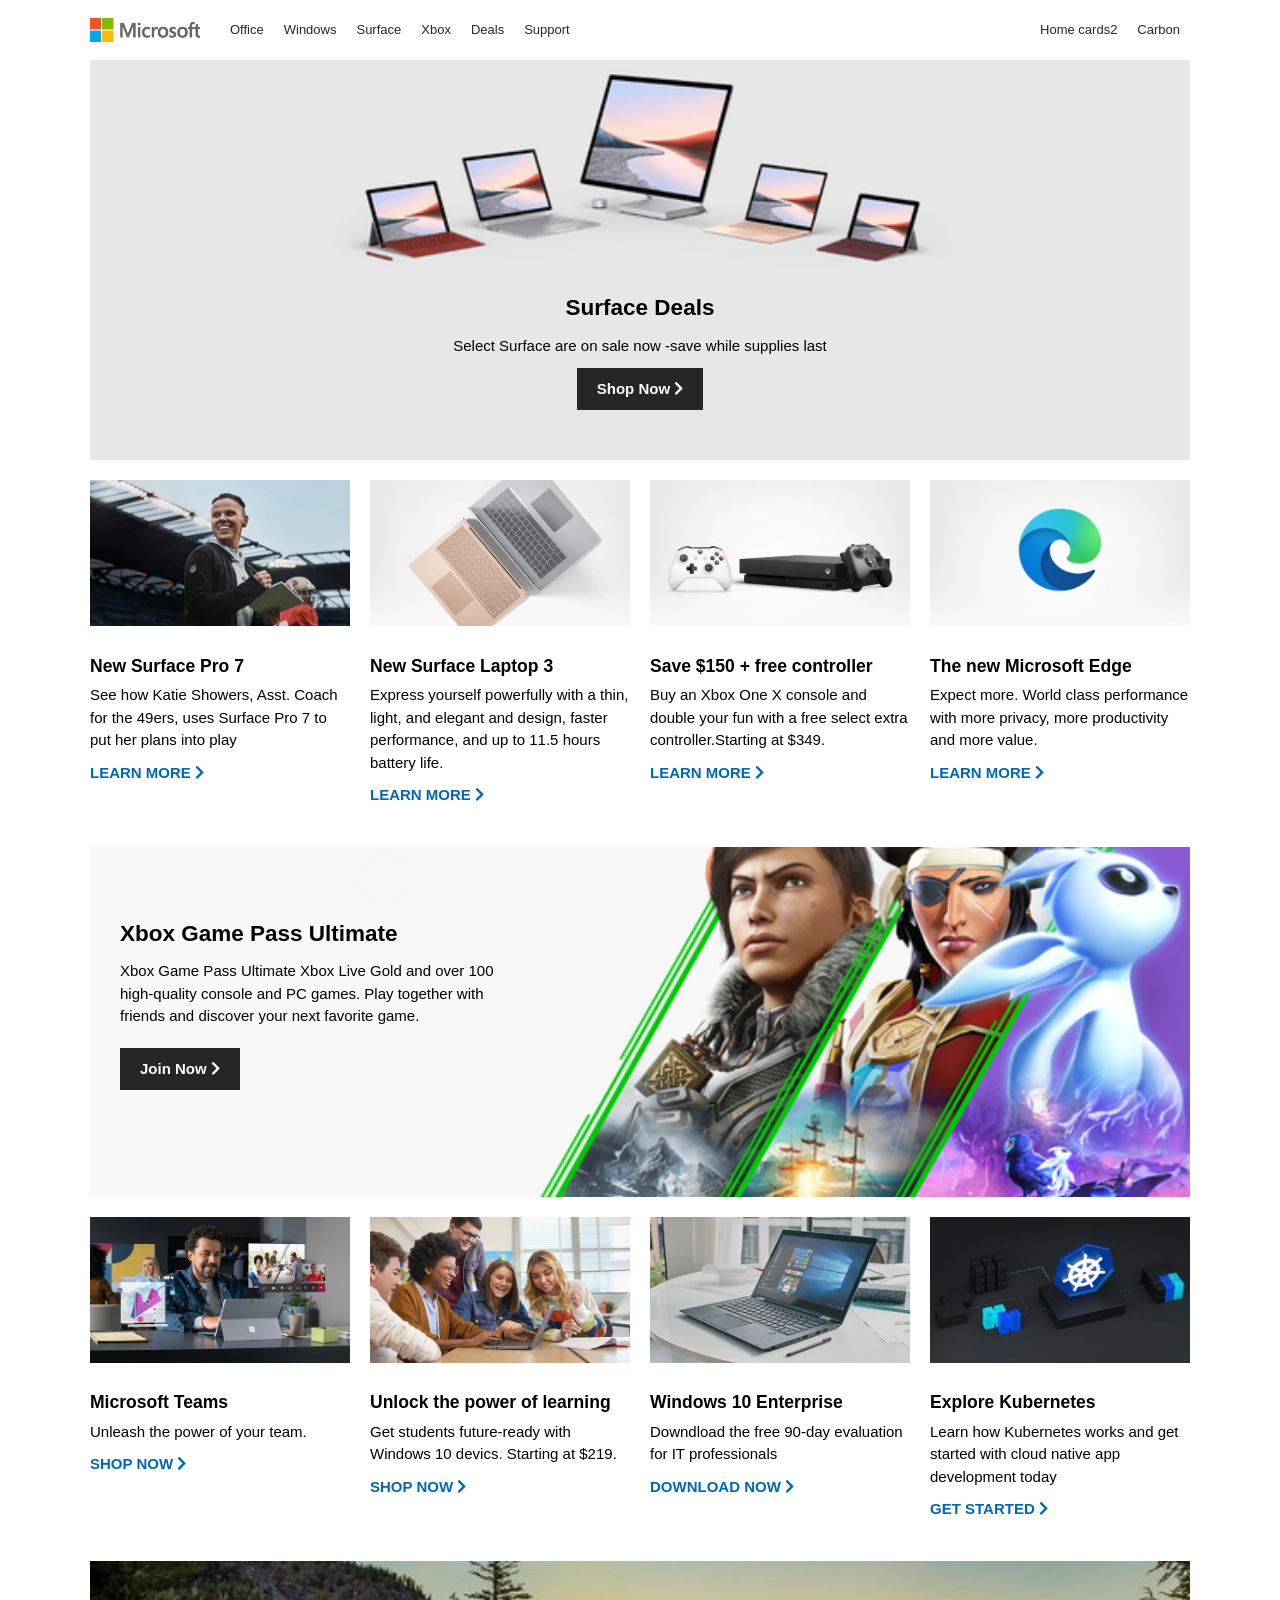
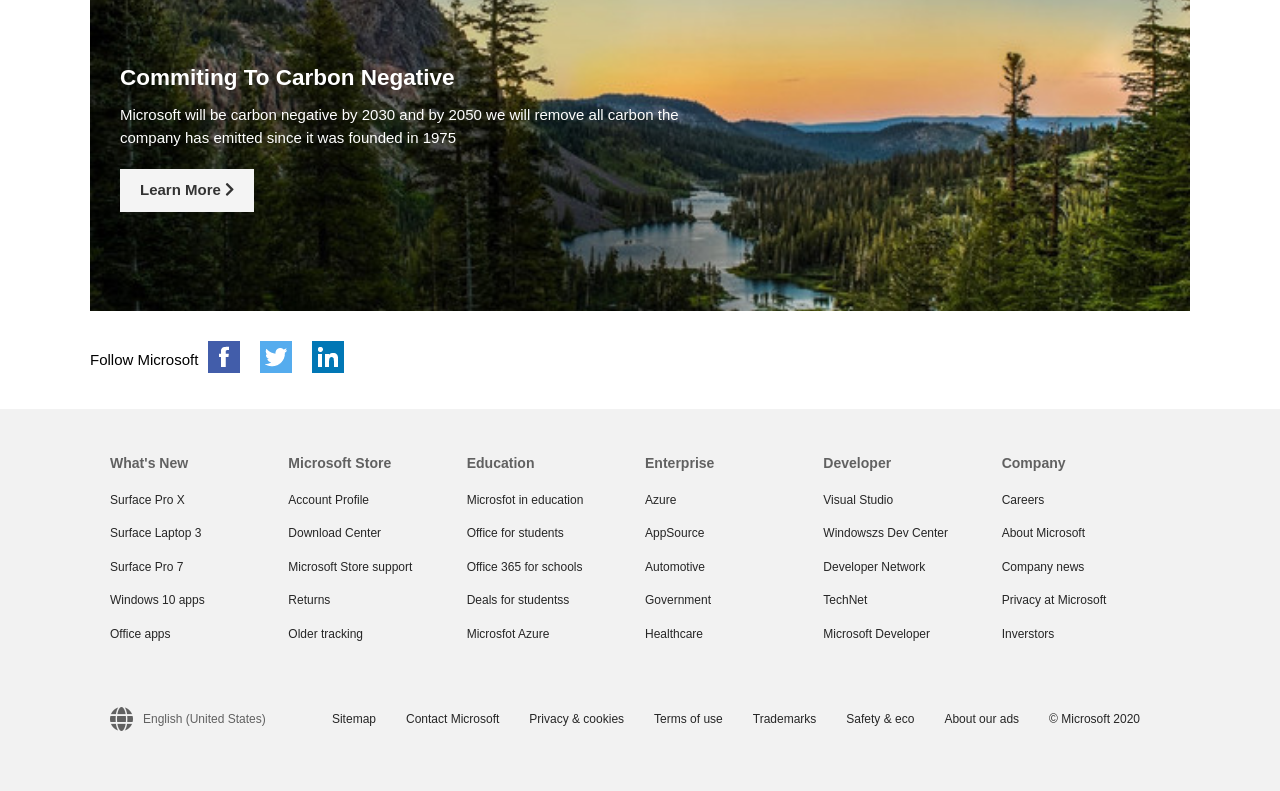
<file: w8/w7/w7/index.html>
<!DOCTYPE html>
<html lang="en">
<head>
    <meta charset="UTF-8">
    <meta name="viewport" content="width=device-width, initial-scale=1.0">
    <!--cdn font-awesome-->
    <link rel="stylesheet" href="https://cdnjs.cloudflare.com/ajax/libs/font-awesome/5.15.1/css/all.min.css" integrity="sha512-+4zCK9k+qNFUR5X+cKL9EIR+ZOhtIloNl9GIKS57V1MyNsYpYcUrUeQc9vNfzsWfV28IaLL3i96P9sdNyeRssA==" crossorigin="anonymous" />
    <link rel="stylesheet" href="style.css" />
    <title>Microsoft Clone</title>
</head>
<body>
    <div class="menu-btn">
        <i class="fas fa-bars fa-2x"></i>
    </div>
    <div class="container">
    <!-- Nav -->
    <div class="main-nav">
      <img src="./ms_img/img/logo.png" alt="Microsoft" class="logo">
      <ul class="main-menu">
      <li> 
          <a href="#">Office</a> 
      </li>
      <li> 
          <a href="">Windows</a> 
      </li>
      <li> 
          <a href="#surface">Surface</a> 
      </li>
      <li> 
          <a href="#Xbox">Xbox</a> 
      </li>
      <li> 
          <a href="">Deals</a>
      </li>
      <li> 
          <a href="">Support</a> 
      </li>
  </ul>
  <ul class="right-menu">
      <li>
          <a href="#home-cards-2section">Home cards2</a>
      </li>
      <li>
          <a href="#carbon">Carbon</a>
      </li>
  </ul>
    </div>
        <!--Showcase-->
        <header class="showcase">
            <h2>Surface Deals</h2>
            <P>Select Surface are on sale now -save while supplies last</P>
            <a href="#" class="btn">
                Shop Now <i class="fas fa-chevron-right"></i>
            </a>
        </header>
        <!--Hone card 1-->
        <section class="home-cards">
            <div>
                <img src="./ms_img/img/card1.png" alt="">
                <h3>New Surface Pro 7</h3>
                <P>See how Katie Showers, Asst. Coach for the 49ers, uses Surface Pro 7 to put her plans into play</P>
                <a href="#">
                    LEARN MORE <i class="fas fa-chevron-right"></i>
                </a>
            </div>
            <div>
                <img src="./ms_img/img/card2.png" alt="">
                <h3>New Surface Laptop 3</h3>
                <P>Express yourself powerfully with a thin, light, and elegant and design, faster performance, and up to 11.5 hours battery life.</P>
                <a href="#">
                    LEARN MORE <i class="fas fa-chevron-right"></i>
                </a>
            </div>
            <div>
                <img src="./ms_img/img/card3.png" alt="">
                <h3>Save $150 + free controller</h3>
                <P>Buy an Xbox One X console and double your fun with a free select extra controller.Starting at $349.</P>
                <a href="#">
                    LEARN MORE <i class="fas fa-chevron-right"></i>
                </a>
            </div>
            <div>
                <img src="./ms_img/img/card4.png" alt="">
                <h3>The new Microsoft Edge</h3>
                <P>Expect more. World class performance with more privacy, more productivity and more value.</P>
                <a href="#">
                    LEARN MORE <i class="fas fa-chevron-right"></i>
                </a>
            </div>
        </section>

        <!--Xbox-->
        <section class="xbox">
            <div class="content">
                <h2>Xbox Game Pass Ultimate</h2>
                <p>Xbox Game Pass Ultimate Xbox Live Gold and over 100 high-quality
                console and PC games. Play together with friends and discover your
                next favorite game.</p>
                <a href="#" class="btn">
                Join Now <i class="fas fa-chevron-right"></i>
                </a>
            </div>
        </section>
        <!--Home card 2-->
        <section class="home-cards">
            <div>
                <img src="./ms_img/img/card5.png" alt="">
                <h3>Microsoft Teams</h3>
                <P>Unleash the power of your team.</P>
                <a href="#">
                    SHOP NOW <i class="fas fa-chevron-right"></i>
                </a>
            </div>
            <div>
                <img src="./ms_img/img/card6.jpg" alt="">
                <h3>Unlock the power of learning</h3>
                <P>Get students future-ready with Windows 10 devics. Starting at $219.</P>
                <a href="#">
                    SHOP NOW <i class="fas fa-chevron-right"></i>
                </a>
            </div>
            <div>
                <img src="./ms_img/img/card7.png" alt="">
                <h3>Windows 10 Enterprise</h3>
                <P>Downdload the free 90-day evaluation for IT professionals</P>
                <a href="#">
                    DOWNLOAD NOW <i class="fas fa-chevron-right"></i>
                </a>
            </div>
            <div>
                <img src="./ms_img/img/card8.png" alt="">
                <h3>Explore Kubernetes</h3>
                <P>Learn how Kubernetes works and get started with cloud native app development today</P>
                <a href="#">
                    GET STARTED <i class="fas fa-chevron-right"></i>
                </a>
            </div>
        </section>
    
        <!-- Carbon -->
        <section class="carbon dark">
            <div class="content">
              <h2>Commiting To Carbon Negative</h2>
              <p>Microsoft will be carbon negative by 2030 and by 2050 we will remove
                all carbon the company has emitted since it was founded in 1975</p>
                <a href="#" class="btn">
                  Learn More <i class="fas fa-chevron-right"></i>
                </a>
            </div>
          </section>
          <!-- Follow -->
          <section class="follow">
            <p>Follow Microsoft</p>
            <a href="https://facebook.com">
              <img src="./ms_img/img/social-fb.png" alt="Facebook">
            </a>
            <a href="https://twitter.com">
              <img src="./ms_img/img/social-twitter.png" alt="Twitter">
            </a>
            <a href="https://linkedin.com">
              <img src="./ms_img/img/social-linkedin.png" alt="Linkedin">
            </a>
          </section>
        </div>
    </div>
    <!-- Links -->
    <section class="links">
    <div class="links-inner">
      <ul>
        <li><h3>What's New</h3></li>
        <li><a href="#">Surface Pro X</a></li>
        <li><a href="#">Surface Laptop 3</a></li>
        <li><a href="#">Surface Pro 7</a></li>
        <li><a href="#">Windows 10 apps</a></li>
        <li><a href="#">Office apps</a></li>
      </ul>
      <ul>
        <li><h3>Microsoft Store</h3></li>
        <li><a href="#">Account Profile</a></li>
        <li><a href="#">Download Center</a></li>
        <li><a href="#">Microsoft Store support</a></li>
        <li><a href="#">Returns</a></li>
        <li><a href="#">Older tracking</a></li>
      </ul>
      <ul>
        <li><h3>Education</h3></li>
        <li><a href="#">Microsfot in education</a></li>
        <li><a href="#">Office for students</a></li>
        <li><a href="#">Office 365 for schools</a></li>
        <li><a href="#">Deals for studentss</a></li>
        <li><a href="#">Microsfot Azure</a></li>
      </ul>
      <ul>
        <li><h3>Enterprise</h3></li>
        <li><a href="#">Azure</a></li>
        <li><a href="#">AppSource</a></li>
        <li><a href="#">Automotive</a></li>
        <li><a href="#">Government</a></li>
        <li><a href="#">Healthcare</a></li>
      </ul>
      <ul>
        <li><h3>Developer</h3></li>
        <li><a href="#">Visual Studio</a></li>
        <li><a href="#">Windowszs Dev Center</a></li>
        <li><a href="#">Developer Network</a></li>
        <li><a href="#">TechNet</a></li>
        <li><a href="#">Microsoft Developer</a></li>
      </ul>
      <ul>
        <li><h3>Company</h3></li>
        <li><a href="#">Careers</a></li>
        <li><a href="#">About Microsoft</a></li>
        <li><a href="#">Company news</a></li>
        <li><a href="#">Privacy at Microsoft</a></li>
        <li><a href="#">Inverstors</a></li>
      </ul>
    </div>
    </section>
    <!-- Footer -->
    <footer class="footer">
    <div class="footer-inner">
      <div><i class="fas fa-globe fa-2x"></i> English (United States)</div>
      <ul>
        <li><a href="#">Sitemap</a></li>
      <li><a href="#">Contact Microsoft</a></li>
      <li><a href="#">Privacy & cookies</a></li>
      <li><a href="#">Terms of use</a></li>
      <li><a href="#">Trademarks</a></li>
      <li><a href="#">Safety & eco</a></li>
      <li><a href="#">About our ads</a></li>
      <li><a href="#">&copy; Microsoft 2020</a></li>
      </ul>
    </div>
    </footer>
    <script src="script.js"></script>
</body>
</html>
</file>
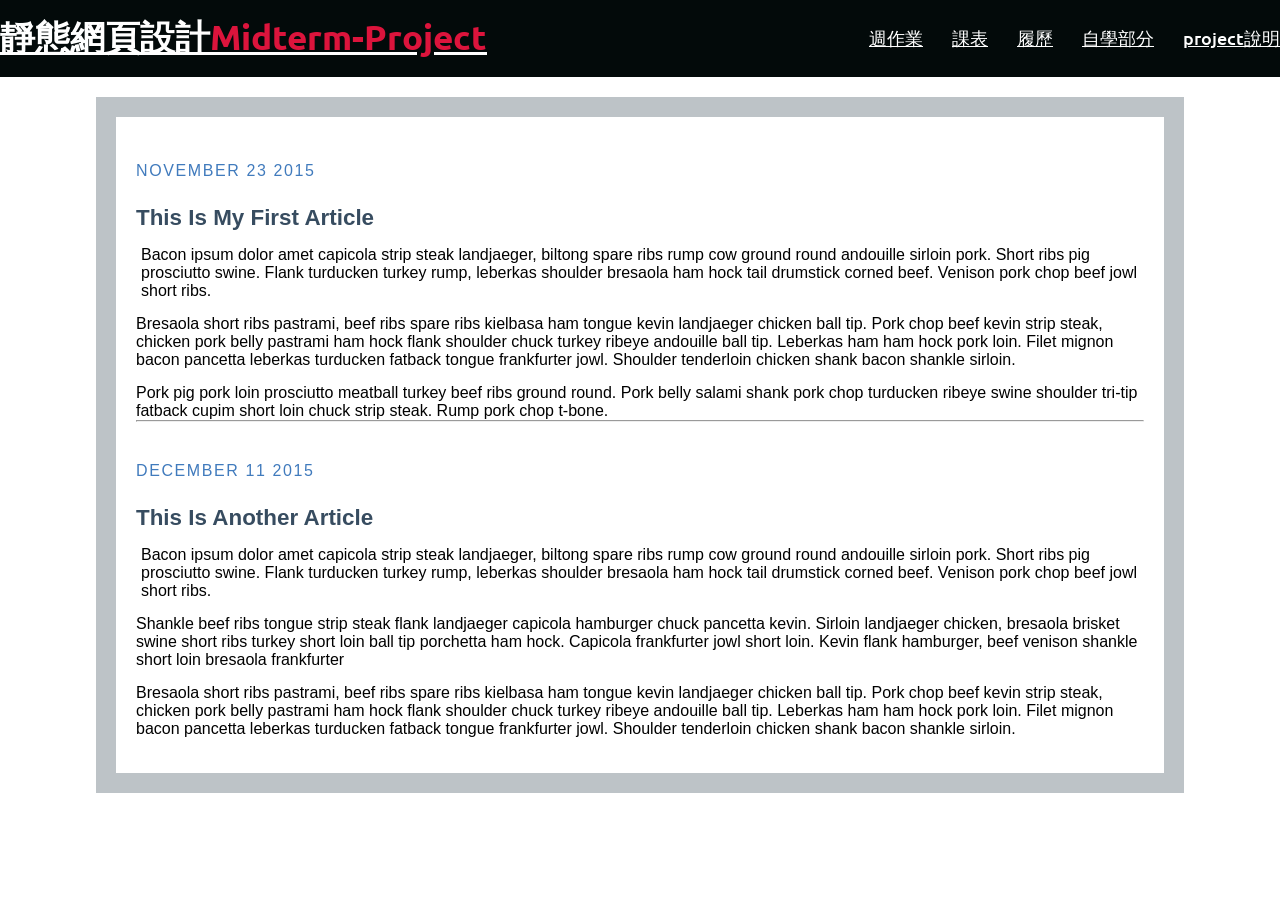
<file: w2 blog/blog.html>
<!DOCTYPE html>
<html>
  <head>
    <title>My Blog</title>
    <link rel="stylesheet" type="text/css" href="./blog.css" />
    <link
    href="http://fonts.googleapis.com/css?family=Source+Sans+Pro:400,700,400italic|Source+Code+Pro:400,700"
    rel="stylesheet"
    type="text/css"
  />
  </head>
  <body>
    <nav class="navbar">
      <div class="width">
        <div class="logo"><a href="../index.html">靜態網頁設計<span>Midterm-Project</span></a></div>
        <ul class="menu">
          <li><a href="#"> 週作業</a>
            <ul>
              <li><a href="../w1 intro/W1 INTRO.html"> W1: Introducction</a></li>
              <li><a href="../w1 poke/pokeman.html"> W1: Pokemon</a></li>
              <li><a href="../w2 IG/image.html"> W2: Image Gallery</a></li>
              <li><a href="./blog.html"> W2: Blog</a></li>
              <li><a href="../w3 div/div.html"> W3: Div</a></li>
              <li><a href="../w3 divtku/divtku60.html"> W3: Div tku_60</a></li>
              <li><a href="../w4/divtku60.html"> W4: Div tku_60+js</a></li>
              <li><a href="../w5/NAVBAR.HTML"> W5: Bootstrap</a></li>
              <li><a href="../w8/nav.html"> w6~8</a></li>
            </ul>
        </li>
          <li><a href="../p1/myclass_028.html"> 課表</a></li>
          <li><a href="../CV/index.html"> 履歷</a></li>

          <li><a href="../index.html#ref"> 自學部分</a></li>
          <li><a href="../index.html#rg"> project說明</a></li>
        </ul>
      </div>
    </nav>
    <div class="body1">
    <div class="post">
      <div class="date">November 23 2015</div>
      <h2>This Is My First Article</h2>
      <p class="quote">
        Bacon ipsum dolor amet capicola strip steak landjaeger, biltong spare
        ribs rump cow ground round andouille sirloin pork. Short ribs pig
        prosciutto swine. Flank turducken turkey rump, leberkas shoulder
        bresaola ham hock tail drumstick corned beef. Venison pork chop beef
        jowl short ribs.
      </p>

      <p class="post-info">
        Bresaola short ribs pastrami, beef ribs spare ribs kielbasa ham tongue
        kevin landjaeger chicken ball tip. Pork chop beef kevin strip steak,
        chicken pork belly pastrami ham hock flank shoulder chuck turkey ribeye
        andouille ball tip. Leberkas ham ham hock pork loin. Filet mignon bacon
        pancetta leberkas turducken fatback tongue frankfurter jowl. Shoulder
        tenderloin chicken shank bacon shankle sirloin.
      </p>

      <p class="post-info">
        Pork pig pork loin prosciutto meatball turkey beef ribs ground round.
        Pork belly salami shank pork chop turducken ribeye swine shoulder
        tri-tip fatback cupim short loin chuck strip steak. Rump pork chop
        t-bone.
      </p>
      <hr />
    </div>

    <div class="post">
      <div class="date">December 11 2015</div>
      <h2>This Is Another Article</h2>

      <p class="quote">
        Bacon ipsum dolor amet capicola strip steak landjaeger, biltong spare
        ribs rump cow ground round andouille sirloin pork. Short ribs pig
        prosciutto swine. Flank turducken turkey rump, leberkas shoulder
        bresaola ham hock tail drumstick corned beef. Venison pork chop beef
        jowl short ribs.
      </p>

      <p class="post-info">
        Shankle beef ribs tongue strip steak flank landjaeger capicola hamburger
        chuck pancetta kevin. Sirloin landjaeger chicken, bresaola brisket swine
        short ribs turkey short loin ball tip porchetta ham hock. Capicola
        frankfurter jowl short loin. Kevin flank hamburger, beef venison shankle
        short loin bresaola frankfurter
      </p>

      <p class="post-info">
        Bresaola short ribs pastrami, beef ribs spare ribs kielbasa ham tongue
        kevin landjaeger chicken ball tip. Pork chop beef kevin strip steak,
        chicken pork belly pastrami ham hock flank shoulder chuck turkey ribeye
        andouille ball tip. Leberkas ham ham hock pork loin. Filet mignon bacon
        pancetta leberkas turducken fatback tongue frankfurter jowl. Shoulder
        tenderloin chicken shank bacon shankle sirloin.
      </p>
    </div>
  </div>
  </body>
</html>
</file>
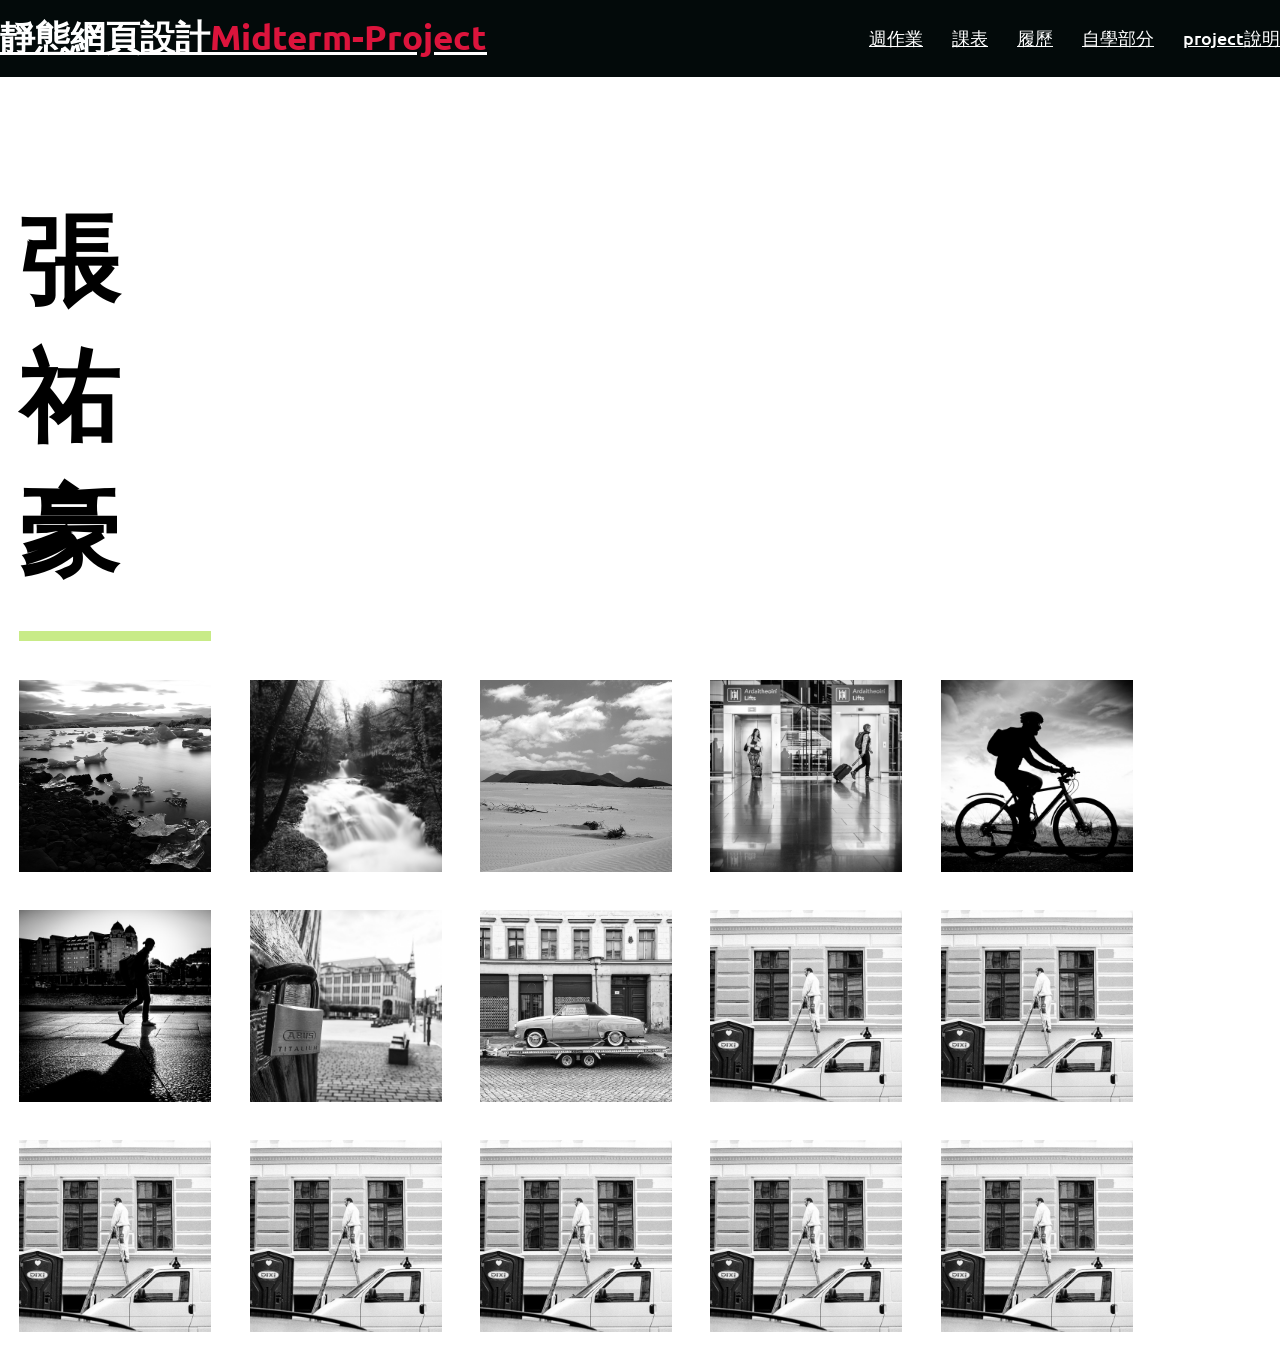
<file: w2 IG/image.html>
<!DOCTYPE html>
<html lang="en">
  <head>
    <meta charset="UTF-8" />
    <meta name="viewport" content="width=device-width, initial-scale=1.0" />
    <title>Image Gallery</title>
    <link rel="stylesheet" href="./imgGallery.css" />
  </head>
  <body>
    <nav class="navbar">
      <div class="width">
        <div class="logo"><a href="../index.html">靜態網頁設計<span>Midterm-Project</span></a></div>
        <ul class="menu">
          <li><a href="#"> 週作業</a>
            <ul>
              <li><a href="../w1 intro/W1 INTRO.html"> W1: Introducction</a></li>
              <li><a href="../w1 poke/pokeman.html"> W1: Pokemon</a></li>
              <li><a href="./image.html"> W2: Image Gallery</a></li>
              <li><a href="../w2 blog/blog.html"> W2: Blog</a></li>
              <li><a href="../w3 div/div.html"> W3: Div</a></li>
              <li><a href="../w3 divtku/divtku60.html"> W3: Div tku_60</a></li>
              <li><a href="../w4/divtku60.html"> W4: Div tku_60+js</a></li>
              <li><a href="../w5/NAVBAR.HTML"> W5: Bootstrap</a></li>
              <li><a href="../w8/nav.html"> w6~8</a></li>
            </ul>
        </li>
          <li><a href="../p1/myclass_028.html"> 課表</a></li>
          <li><a href="../CV/index.html"> 履歷</a></li>

          <li><a href="../index.html#ref"> 自學部分</a></li>
          <li><a href="../index.html#rg"> project說明</a></li>
        </ul>
      </div>
    </nav>
    <p>張祐豪</p>
    <div id="id909410028">
      <img src="./img1.jpg" alt="" />
      <img src="./img2.jpg" alt="" />
      <img src="./img3.jpg" alt="" />
      <img src="./img4.jpg" alt="" />
      <img src="./img5.jpg" alt="" />
      <img src="./img6.jpg" alt="" />
      <img src="./img7.jpg" alt="" />
      <img src="./img8.jpg" alt="" />
      <img src="./img9.jpg" alt="" />
      <img src="./img9.jpg" alt="" />
      <img src="./img9.jpg" alt="" />
      <img src="./img9.jpg" alt="" />
      <img src="./img9.jpg" alt="" />
      <img src="./img9.jpg" alt="" />
      <img src="./img9.jpg" alt="" />
    </div>
  </body>
</html>
</file>
<file: w8/w7/w7/style.css>
* {
  padding: 0;
  margin: 0;
  box-sizing: border-box;
}

body {
  font-family:'Segoe UI', Tahoma, Geneva, Verdana, sans-serif;
  background-color: #fff;
  color: black;
  font-size: 15px;
  line-height: 1.5;
}

a {
  text-decoration: none;
  color: #262626;
}

ul {
  list-style: none;
}

.container {
  width: 90% ;
  max-width: 1100px;
  margin: auto;
}


/* Nav */

.main-nav {
  display: flex;
  justify-content: space-between;
  align-items: center;
  height: 60px;
  padding: 20px 0;
  font-size: 13px;
}

.main-nav .logo{
  width: 110px;
}

.main-nav ul {
  display: flex;
}

.main-nav ul li{
  padding: 0 10px; /*字的間距*/
}

.main-nav ul li a{
  padding-bottom: 2px;
}

.main-nav ul li a:hover{
  border-bottom: 2px solid #262626;
}

.main-nav ul.main-menu{
  flex: 1;
  margin-left: 20px;
}

.menu-btn{
  cursor: pointer;
  position: absolute;
  top: 20px;
  right: 30px;
  z-index: 2;
  display: none;
}

.btn{
  cursor: pointer;
  display: inline-block;
  border: 0;
  font-weight: bold;
  padding:10px 20px;
  background: #262626;
  color: #fff;
  font-size: 15px;
}

.btn:hover{
  opacity: 0.9;
}

.dark{
  color: #fff;
}

.dark .btn{
  background: #f4f4f4;
  color: #333333;
}

/* Showcase */

.showcase {
  width: 100%;
  height: 400px;
  background: url('./ms_img/img/slide1.png') no-repeat center center/cover;
  display: flex;
  flex-direction: column;
  align-items: center;
  text-align: center;
  justify-content: flex-end;
  margin-bottom: 20px;
  padding: 50px;
}

.showcase h2,
.showcase p{
  margin-bottom: 10px;
}

.btn{
  cursor: pointer;
  display: inline-block;
  border: 0;
  font-weight: bold;
  padding: 10px 20px;
  background-color: #262626;
  color: #fff;
  font-size: 15px;
}

.btn:hover{
  opacity: 0.8;
}

/* Home cards */

.home-cards{
  display: grid;
  grid-template-columns: repeat(4 ,1fr);
  grid-gap: 20px;
  margin-bottom: 40px;
}

.home-cards img{
  width: 100%;
  margin-bottom: 20px;
}

.home-cards h3{
  margin-bottom: 5px;
}

.home-cards a{
  display: inline-block;
  padding-top: 10px;
  color: #0067b8;
  font-weight: bold;
  text-transform: uppercase;
  background-color: #fff;
  margin-left: 0px;
}
/* 考試會考 */
@media (max-width: 700px){
  .home-cards{
      grid-template-columns: repeat(2 ,1fr);
  }
}

@media (max-width: 500px){
  .home-cards{
      grid-template-columns: repeat(1 ,1fr);
  }
}

/* Xbox */

.xbox{
  width: 100%;
  height: 350px;
  background: url('./ms_img/img/xbox.png') no-repeat center center/cover;
  margin-bottom: 20px;
}

.xbox .content {
  width: 40%;
  padding: 70px 0 0 30px;
}

.xbox p{
  margin: 10px 0 20px ;
}

/* Carbon */

.carbon{
  width: 100%;
  height: 350px;
  background: url('./ms_img/img/carbon.jpg') no-repeat center center/cover;
  margin-bottom: 20px;
}

.carbon p{
  padding-top: 10px;
  padding-bottom: 20px;
}

.carbon .content{
  width: 55%;
  padding: 100px 0 0 30px;
}

/* Follow */

.follow{
  display: flex;
  align-items: center;
  margin: 30px 0 30px;
}

.follow * {
  margin-right: 10px;
}

/* Link */

.links{
  background: #f2f2f2;
  color: #616161;
  font-size: 12px;
  padding:35px 0 ;
}

.links-inner{
  max-width: 1100px;
  margin: 0 auto;
  padding: 0 20px;
  display: grid;
  grid-template-columns: repeat(6,1fr);
  grid-gap: 10px;
  align-items: flex-start;
  justify-content: center;
}

.links li{
  line-height: 2.8;
}

/* Footer */

.footer{
  background: #f2f2f2;
  color: #616161;
  font-size: 12px;
  padding: 20px 0;
}

.footer-inner{
  max-width: 1100px;
  margin: 0 auto;
  padding: 0 20px 0 20px;
  display: flex;
  align-items: center;
  justify-content: space-between;
}

.footer div{
  margin-bottom: 20px;
  display: flex;
  align-items: center;
}

.footer div i{
  margin-right: 10px;
}

.footer ul{
  display: flex;
  flex-wrap: wrap;
}

.footer li{
  margin-right: 30px;
  margin-bottom: 20px;
}

@media (max-width: 700px){
  
  .menu-btn{
      display: block;
  }
  
  .menu-btn:hover{
      opacity: 0.5;
  }
  
  .main-nav ul.right-menu{
      margin-right: 40px ;
  }
  
  .main-nav .main-menu{
      display: block;
      position: absolute;
      top: 0;
      left: 0;
      transform: translateX(-20px);
      background-color: #f2f2f2;
      width: 50%;
      height: 100%;
      opacity: 0.9;
      padding: 30px;
      border-bottom: 2px black;
      transform: translateX(-500px);
      transition: transform 0.5s ease-in-out;
  }
  
  .main-nav .main-menu.show{
      transform: translateX(-20px);
  }
  
  .main-nav ul.main-menu li{
      padding: 10px;
      border-bottom: #cccccc 1px solid;
  }
  
  .main-nav ul.main-menu li:last-child{
      border-bottom: 0;
  }
  
  .home-cards{
      grid-template-columns: repeat(2 ,1fr);
  }
  
  .xbox .content p{
      display: none;
  }

  .xbox h2{
      margin-bottom: 20px;
  }

  .links .links-inner{
  grid-template-columns: repeat(2,1fr);
  }
}

@media (max-width: 500px){
  .home-cards{
      grid-template-columns: repeat(1 ,1fr);
  }

  .links .links-inner{
      grid-template-columns: repeat(1,1fr);
      }
}
</file>
<file: w2 blog/blog.css>
@import url('https://fonts.googleapis.com/css2?family=Noto+Sans+TC:wght@400;500;900&family=Poppins:wght@400;500;600;700&family=Ubuntu:wght@500;700&display=swap');

* {
  padding: 0;
  margin: 0;
  box-sizing: border-box;
}

.body1 {
  margin: 20px auto;
  padding: 20px;
  border: 20px solid #bdc3c7;
  width: 85%;
  font-family: Arial, Helvetica, sans-serif;
  font-size: 16px;
}

.date {
  text-transform: uppercase;
  letter-spacing: 0.1rem;
  color: #417bbd;
  padding: 25px 0;
}

h2 {
  font-size: 1.4rem;
  font-weight: bold;
  color: #374c60;
  padding-bottom: 15px;
}

.quote {
  padding-left: 5px;
}

.post-info {
  margin-top: 15px;
}

.post {
  margin-bottom: 15px;
}

/* navbat 樣式*/
.navbar{
  background: rgb(3, 10, 10);
  position: relative;
  width: 100%;
  padding: 15px 0;
  font-family: 'Ubuntu', sans-serif;
}
.navbar .width{
  display: flex;
  align-items: center;
  justify-content: space-between;
}
.navbar .logo a{
  color: #fff;
  font-size: 35px;
  font-weight: 600;
}
.navbar .menu li{
  list-style: none;
  display: inline-block;
  background: rgb(3, 10, 10);
  }
.navbar .menu li a{
  color: #fff;
  font-size: 18px;
  font-weight: 500;
  margin-left: 25px;
  transition: all 0.5s ease;
}
.navbar .menu li a:hover{
  color: crimson;
}
.navbar .logo a span{
  color: crimson;
  transition: all 0.3s ease;
}

.navbar .menu li ul{
  position: absolute;
  top: 70px;
  opacity: 0;
  visibility: hidden;
  transition: top .3s;
}
.navbar .menu li:hover > ul{
  top: 50px;
  opacity: 1;
  visibility: visible;
}
.navbar .menu li ul li{
  position: relative;
  margin: 0px;
  width: 300px;
  float: none;
  display: list-item;
  border-bottom: 1px solid rgba(red);
}
.navbar .menu li ul li a{
color: #fff;
font-size: 15px;
font-weight: 500;
margin-left: 25px;
transition: all 0.5s ease;
}
</file>
<file: w2 IG/imgGallery.css>
@import url('https://fonts.googleapis.com/css2?family=Noto+Sans+TC:wght@400;500;900&family=Poppins:wght@400;500;600;700&family=Ubuntu:wght@500;700&display=swap');

* {
  padding: 0;
  margin: 0;
  box-sizing: border-box;
}

#id909410028 {
  display: flex;
  flex-wrap: wrap;
}

#id909410028 img {
  width: 15%;
  margin: 1.5%;
}

p {
  text-transform: uppercase;
  font-family: 'Gill Sans', 'Gill Sans MT', Calibri, 'Trebuchet MS', sans-serif;
  font-size: 100px;
  font-weight: 600;
  border-bottom: 10px solid rgb(200, 235, 135);
  padding-bottom: 30px;
  width: 15%;
  margin: 1.5%;
  padding-top: 100px;
}

/* navbat 樣式*/
.navbar{
  background: rgb(3, 10, 10);
  position: fixed;
  width: 100%;
  padding: 15px 0;
  font-family: 'Ubuntu', sans-serif;
}
.navbar .width{
  display: flex;
  align-items: center;
  justify-content: space-between;
}
.navbar .logo a{
  color: #fff;
  font-size: 35px;
  font-weight: 600;
}
.navbar .menu li{
  list-style: none;
  display: inline-block;
  background: rgb(3, 10, 10);
  }
.navbar .menu li a{
  color: #fff;
  font-size: 18px;
  font-weight: 500;
  margin-left: 25px;
  transition: all 0.5s ease;
}
.navbar .menu li a:hover{
  color: crimson;
}
.navbar .logo a span{
  color: crimson;
  transition: all 0.3s ease;
}

.navbar .menu li ul{
  position: absolute;
  top: 70px;
  opacity: 0;
  visibility: hidden;
  transition: top .3s;
}
.navbar .menu li:hover > ul{
  top: 50px;
  opacity: 1;
  visibility: visible;
}
.navbar .menu li ul li{
  position: relative;
  margin: 0px;
  width: 300px;
  float: none;
  display: list-item;
  border-bottom: 1px solid rgba(red);
}
.navbar .menu li ul li a{
color: #fff;
font-size: 15px;
font-weight: 500;
margin-left: 25px;
transition: all 0.5s ease;
}

/* navbat 樣式*/
.navbar{
  background: rgb(3, 10, 10);
  position: relative;
  width: 100%;
  padding: 15px 0;
  font-family: 'Ubuntu', sans-serif;
}
.navbar .width{
  display: flex;
  align-items: center;
  justify-content: space-between;
}
.navbar .logo a{
  color: #fff;
  font-size: 35px;
  font-weight: 600;
}
.navbar .menu li{
  list-style: none;
  display: inline-block;
  background: rgb(3, 10, 10);
  }
.navbar .menu li a{
  color: #fff;
  font-size: 18px;
  font-weight: 500;
  margin-left: 25px;
  transition: all 0.5s ease;
}
.navbar .menu li a:hover{
  color: crimson;
}
.navbar .logo a span{
  color: crimson;
  transition: all 0.3s ease;
}

.navbar .menu li ul{
  position: absolute;
  top: 70px;
  opacity: 0;
  visibility: hidden;
  transition: top .3s;
}
.navbar .menu li:hover > ul{
  top: 50px;
  opacity: 1;
  visibility: visible;
}
.navbar .menu li ul li{
  position: relative;
  margin: 0px;
  width: 300px;
  float: none;
  display: list-item;
  border-bottom: 1px solid rgba(red);
}
.navbar .menu li ul li a{
color: #fff;
font-size: 15px;
font-weight: 500;
margin-left: 25px;
transition: all 0.5s ease;
}
</file>
